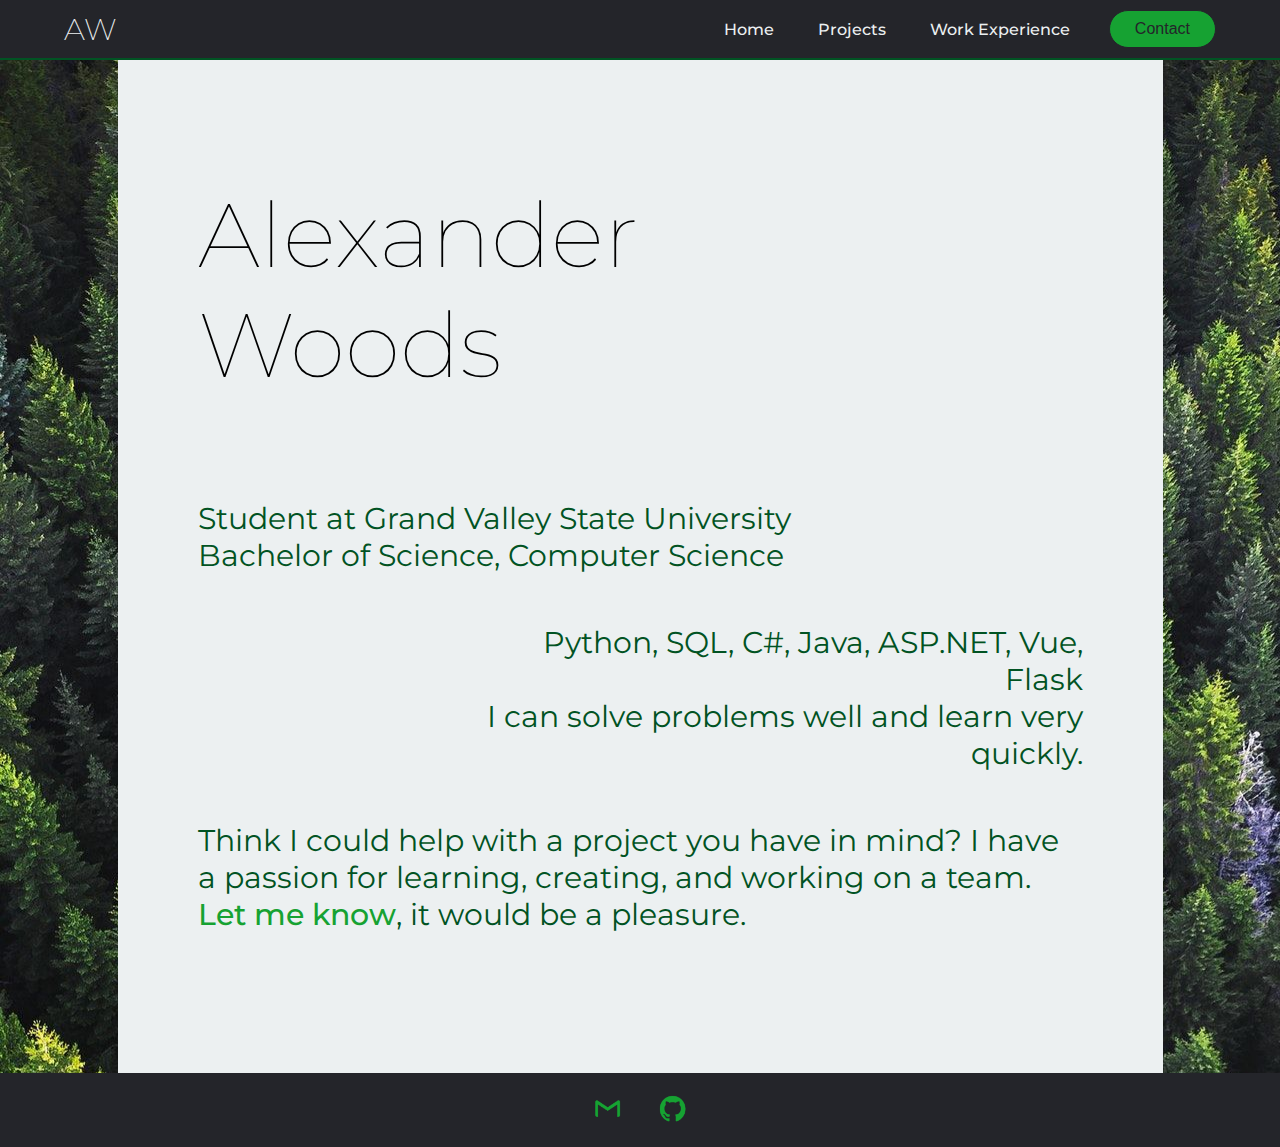
<file: index.html>
<!DOCTYPE html>
    <html lang="en">
    <head>
        <meta charset="UTF-8">
        <meta http-equiv="X-UA-Compatible" content="IE=edge">
        <meta name="viewport" content="width=device-width, initial-scale=1.0">
        <title>Portfolio</title>
        <link rel = "stylesheet" href="./css/style.css">
    </head>
    <body>
        <header>
            <h1>AW</h1>
            <input type="checkbox" id="nav-toggle" class="nav-toggle">
            <nav>
                <ul class="nav__links">
                    <li><a href="index.html">Home</a></li>
                    <li><a href="projects.html">Projects</a></li>
                    <li><a href="experience.html">Work Experience</a></li>
                    <li class = "cta__link"><a href="mailto:">Contact</a></li>
                </ul>
            </nav>
            <label for="nav-toggle" class="nav-toggle-label">
                <span></span>
            </label>
            <a class="cta" href="mailto: "><button>Contact</button></a>
        </header>
        <div class="background">
            <div class="whole">
                <div class="intro__containers">
                    <h2>Alexander<br>Woods</h2>
                    <p class="sub__text__left">Student at Grand Valley State University <br> Bachelor of Science, Computer Science</p>
                    <p class="sub__text__right">Python, SQL, C#, Java, ASP.NET, Vue, Flask<br> I can solve problems well and learn very quickly.</p>
                    <p class="sub__text__left">Think I could help with a project you have in mind? I have a passion for learning, creating, and working on a team. <br>
                        <a class="sub__text__link" href="mailto:">Let me know</a>, it would be a pleasure.</p>
                </div>
                <p></p>
            </div>
            <footer>
                <a class="footer__links" href="mailto: "><img class="link__img" src="images/mail.png"></a>
                <a class="footer__links" href="https://github.com/AlxWoods"><img class="link__img" src="images/git.png"></a>
            </footer>
        </div>
    </body>
</html>
</file>
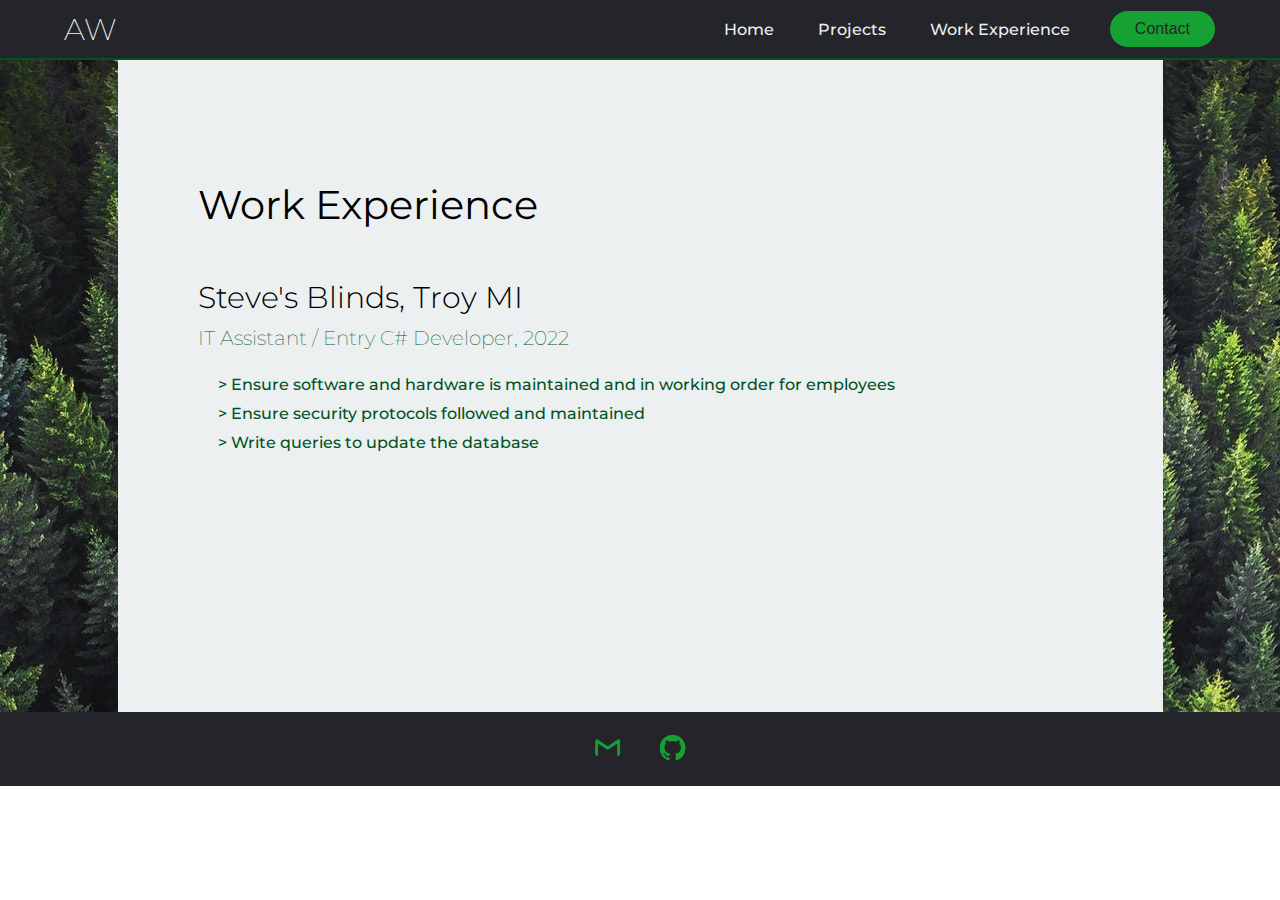
<file: experience.html>
<!DOCTYPE html>
<html lang="en">
<head>
    <meta charset="UTF-8">
    <meta http-equiv="X-UA-Compatible" content="IE=edge">
    <meta name="viewport" content="width=device-width, initial-scale=1.0">
    <title>Work Experience</title>
    <link rel = "stylesheet" href="./css/style.css">
</head>
<body>
    <header>
        <h1>AW</h1>
        <input type="checkbox" id="nav-toggle" class="nav-toggle">
        <nav>
            <ul class="nav__links">
                <li><a href="index.html">Home</a></li>
                <li><a href="projects.html">Projects</a></li>
                <li><a href="experience.html">Work Experience</a></li>
                <li class = "cta__link"><a href="mailto: ">Contact</a></li>
            </ul>
        </nav>
        <label for="nav-toggle" class="nav-toggle-label">
            <span></span>
        </label>
        <a class="cta" href="mailto: "><button>Contact</button></a>
    </header>
    <div class="background">
        <div class="whole">
            <div class="intro__containers">
                <h3>Work Experience</h3>
                <h4>Steve's Blinds, Troy MI</h4>
                <p class = "sub__header">IT Assistant / Entry C# Developer, 2022</p>
                <ul class="work__exp">
                    <li class="work__exp__li">> Ensure software and hardware is maintained and in working order for employees </li>
                    <li class="work__exp__li">> Ensure security protocols followed and maintained </li>
                    <li class="work__exp__li">> Write queries to update the database</li>
                    <li class="work__exp__li"></li>
                    <li class="work__exp__li"></li>
                    <li class="work__exp__li"></li>
                </ul>

            </div>
            <p></p>
        </div>
        <footer>
            <a class="footer__links" href="mailto: "><img class="link__img" src="images/mail.png"></a>
            <a class="footer__links" href="https://github.com/AlxWoods"><img class="link__img" src="images/git.png"></a>
        </footer>
    </div>
</body>
</html>
</file>
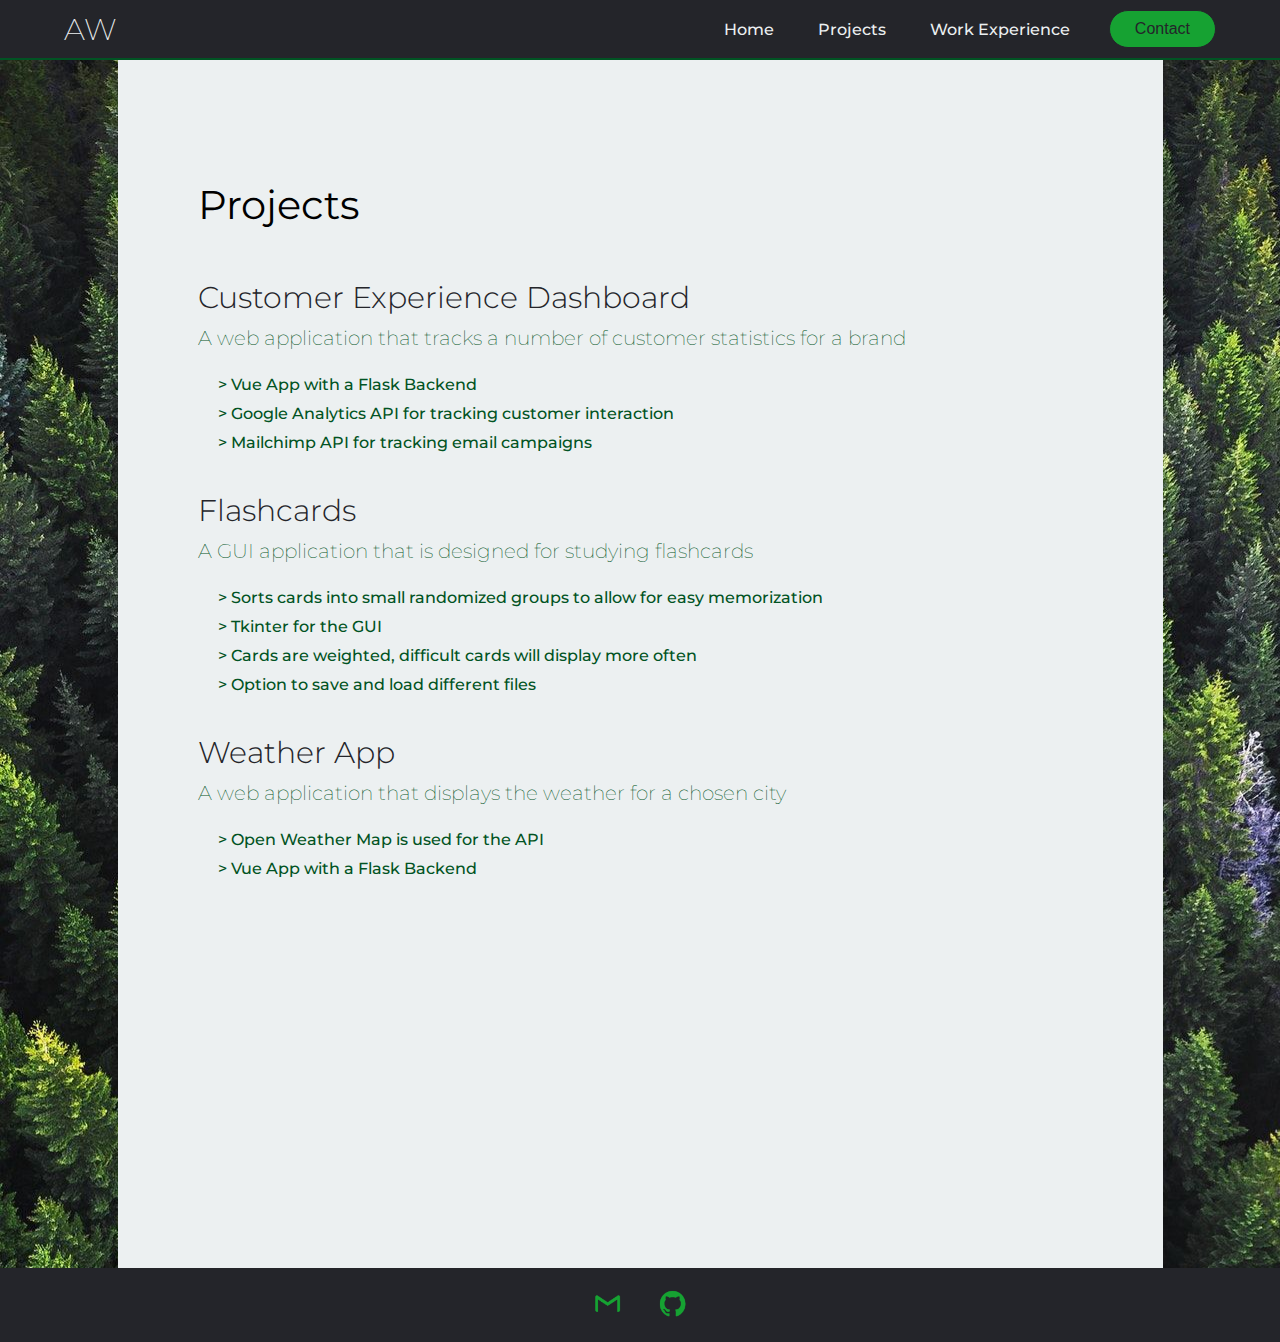
<file: projects.html>
<!DOCTYPE html>
<html lang="en">
<head>
    <meta charset="UTF-8">
    <meta http-equiv="X-UA-Compatible" content="IE=edge">
    <meta name="viewport" content="width=device-width, initial-scale=1.0">
    <title>Projects</title>
    <link rel = "stylesheet" href="./css/style.css">
</head>
<body>
    <header>
        <h1>AW</h1>
        <input type="checkbox" id="nav-toggle" class="nav-toggle">
        <nav>
            <ul class="nav__links">
                <li><a href="index.html">Home</a></li>
                <li><a href="projects.html">Projects</a></li>
                <li><a href="experience.html">Work Experience</a></li>
                <li class = "cta__link"><a href="mailto: ">Contact</a></li>
            </ul>
        </nav>
        <label for="nav-toggle" class="nav-toggle-label">
            <span></span>
        </label>
        <a class="cta" href="mailto: "><button>Contact</button></a>
    </header>
    <div class="background">
        <div class="whole">
            <div class="intro__containers">
                <h3>Projects</h3>
                <a href="https://github.com/digital-industry-group/Capstone2022">
                    <h4 class = "header__link">Customer Experience Dashboard</h4>
                </a>
                <p class = "sub__header">A web application that tracks a number of customer statistics for a brand</p>
                <ul class="work__exp">
                    <li class="work__exp__li">> Vue App with a Flask Backend</li>
                    <li class="work__exp__li">> Google Analytics API for tracking customer interaction </li>
                    <li class="work__exp__li">> Mailchimp API for tracking email campaigns</li>
                    <li class="work__exp__li"></li>
                    <li class="work__exp__li"></li>
                    <li class="work__exp__li"></li>

                <a href="https://github.com/AlxWoods/FlashCardsBasic">
                    <h4 class = "header__link">Flashcards</h4>
                </a>
                <p class = "sub__header">A GUI application that is designed for studying flashcards</p>
                <ul class="work__exp">
                    <li class="work__exp__li">> Sorts cards into small randomized groups to allow for easy memorization</li>
                    <li class="work__exp__li">> Tkinter for the GUI </li>
                    <li class="work__exp__li">> Cards are weighted, difficult cards will display more often</li>
                    <li class="work__exp__li">> Option to save and load different files</li>
                    <li class="work__exp__li"></li>
                    <li class="work__exp__li"></li>
                    <li class="work__exp__li"></li>

                <a href="https://github.com/AlxWoods/WeatherApp">
                    <h4 class = "header__link">Weather App</h4>
                </a>
                <p class = "sub__header">A web application that displays the weather for a chosen city</p>
                <ul class="work__exp">
                    <li class="work__exp__li">> Open Weather Map is used for the API</li>
                    <li class="work__exp__li">> Vue App with a Flask Backend </li>


                </ul>
            </div>
            <p></p>
        </div>
        <footer>
            <a class="footer__links" href="mailto:"><img class="link__img" src="images/mail.png"></a>
            <a class="footer__links" href="https://github.com/AlxWoods"><img class="link__img" src="images/git.png"></a>
        </footer>
    </div>
</body>
</html>
</file>
<file: css/style.css>
@import url('https://fonts.googleapis.com/css2?family=Montserrat:wght@500&display=swap');

:root   {
    --off-white: #ecf0f1;
    --green: #16a232;
    --dark-green: #015323;
    --blue-green: #006F7A;
    --blue: #2F4858;
    --background-dark: #24252A;
    --grey-border: rgb(90, 90, 90);
}

*   {
    box-sizing: border-box;
    margin: 0;
    padding: 0;
    /*background-color: #24252A;*/
}

.background {
    background-image: url("../images/tree.jpg");
    width: 100%;
}


html {
    font-size: 62.5%;
}

body {
    font-family: "Montserrat",sans-serif;
    font-size: 1.6rem;
}

/** Nav Bar **/

header {
    position: fixed;
    width: 100%;
}

.nav-toggle {
    display: none;
}

/* Mobile Nav */
@media (max-width: 35em){
    header {
        background-color: var(--background-dark);
        color: var(--off-white);
        text-align: center;
    }

    .nav-toggle-label {
        position: absolute;
        top: 0;
        left: 0;
        margin-left: 1em;
        height: 100%;
        display: flex;
        align-items: center;
    }

    .nav-toggle-label span,
    .nav-toggle-label span::before,
    .nav-toggle-label span::after {
        width: 1.2em;
        display: block;
        height: 2px;
        background-color: var(--green);
        position: relative;
    }

    .nav-toggle-label span::before,
    .nav-toggle-label span::after {
        content: '';
        position: absolute;
    }
    .nav-toggle-label span::before {
        bottom: 7px;
    }
    .nav-toggle-label span::after {
        top: 7px;
    }

    nav {
        list-style: none;
        position: absolute;
        text-align: center;
        width: 100%;
        /*display: none;*/
        transform: scale(1,0);
        transform-origin: top;
        transition: transform 300ms ease-in-out;
    }

    .cta {
        display: none;
    }

    nav ul {
        margin: 0;
        padding: 0;
        list-style: none;
        background-color: var(--background-dark);
        padding: 1rem 0rem .1rem 0rem;
    }

    nav li {
        margin: 0rem 1rem 1rem;
    }

    nav a {
        color: var(--off-white);
        text-decoration: none;
        text-transform: uppercase;
        opacity: 0;
        transition: opacity 100ms ease-in-out;
    }

    nav a:hover {
        color: var(--green);
    }

    .nav-toggle:checked ~ nav {
        /*display: block;*/
        transform: scale(1,1);
    }
    .nav-toggle:checked ~ nav a {
        opacity: 1;
        transition: opacity 150ms ease-in-out 150ms;
    }

}

@media (min-width: 35em) {

    .cta__link {
        visibility: hidden;
    }

    h1 {
        font-weight: 200;
        font-size: 3rem;
        color: var(--off-white);
        text-decoration: none;
        margin-right: auto;
    }

    li,a,button {
        font-weight: 500;
        font-size: 1.6rem;
        color: var(--off-white);
        text-decoration: none;
    }

    header  {
        display:flex;
        justify-content: space-between;
        align-items: center;
        padding: 1rem 5%;
        background-color: var(--background-dark);
        border-bottom: 2px solid var(--dark-green);
    }

    .logo   {
        cursor:pointer;
        margin-right: auto;
    }

    nav {
        margin-right:-11rem;
    }

    .nav__links {
        list-style: none;
    }

    .nav__links li  {
        display: inline-block;
        padding: 0px 20px;
    }

    .nav__links li a {
        transition: all 0.3s ease 0s;
    }

    .nav__links li a:hover{
        color: var(--green);
    }

    button {
        padding: 9px 25px;
        background-color: var(--green);
        color:var(--background-dark);
        border: none;
        border-radius: 50px;
        cursor: pointer;
        transition: all 0.3s ease 0s;
        margin-left: 20px;
        border: 1px solid var(--background-dark);
    }

    button:hover    {
        background-color: var(--background-dark);
        color: var(--green);
        border: 1px solid var(--green);
    }
}

/** Body **/

.whole {
    /*width: 100%;
    height: 50rem;
    background-image: linear-gradient(35deg,var(--blue) 10%,  var(--green) 60%);*/
    background-color: var(--off-white);
    padding: 0em .5em 0em;
    width: 90%;
    margin: auto;
    max-width: 95ch;

    display: flex;
    align-items: flex-start;
    flex-direction: column;
}

@media (min-width: 35em){
    .whole {
        padding: 5em 5em 0em;
    }
}

h2 {
    font-weight: 100;
    font-size: 9rem;
    padding-bottom: 5rem;
}

h3 {
    font-weight: 400;
    font-size: 4rem;
    padding-bottom: 5rem;
}

h4 {
    font-weight: 300;
    font-size: 3rem;
    padding-bottom: 1rem;
}

.header__link{
    font-weight: 300;
    font-size: 3rem;
    padding-bottom: 1rem;
    color: var(--background-dark);
}

.work__exp {
    padding-bottom: 8rem;
}

.work__exp__li {
    color: var(--background-dark);
    padding-left: 2rem;
    padding-bottom: 1rem;
    list-style: none;
    color: var(--dark-green);
}

.sub__header {
    font-weight: 150;
    font-size: 2rem;
    padding-bottom: 2.5rem;
    color: var(--dark-green);
}

.sub__text__left {
    color: var(--dark-green);
    padding-top: 5rem;
    font-size: 3rem;
    align-items: flex-start;
}

.sub__text__right {
    color: var(--dark-green);
    padding-top: 5rem;
    font-size: 3rem;
    text-align: right;
    max-width: 30ch;
    align-self: flex-end;
}

.sub__text__link {
    font-size: 3rem;
    color: var(--green);
}

.intro__containers {
    margin: 10rem 0rem 14rem;
    display: flex;
    align-items: stretch;
    width: 100%;
    flex-direction: column;
}

/* Mobile Body */
@media (max-width: 50em){
    h2 {
        font-size: 5rem;
        padding-bottom: 3rem;
        text-align: center;
    }
    
    .sub__text__left {
        color: var(--dark-green);
        padding-top: 5rem;
        font-size: 2rem;
        align-items: flex-start;
    }
    
    .sub__text__right {
        color: var(--dark-green);
        padding-top: 5rem;
        font-size: 2rem;
        text-align: left;
        max-width: 30ch;
        align-self: flex-start;
    }
    
    .sub__text__link {
        font-size: 2rem;
        color: var(--green);
        text-decoration: none;
    }
    
    .intro__containers {
        margin: 10rem 0rem 7rem;
        display: flex;
        align-items: stretch;
        width: 100%;
        flex-direction: column;
    }
}

footer {
    width: 100%;
    padding: 1.3em 1em 1.3em;
    background-color: var(--background-dark);
    display: flex;
    justify-content: center;
    flex-direction: row;
}

.footer__links {
    padding: 0rem 1.8rem 0rem;
}

.link__img {
    max-width: 1.8em;
}
</file>
